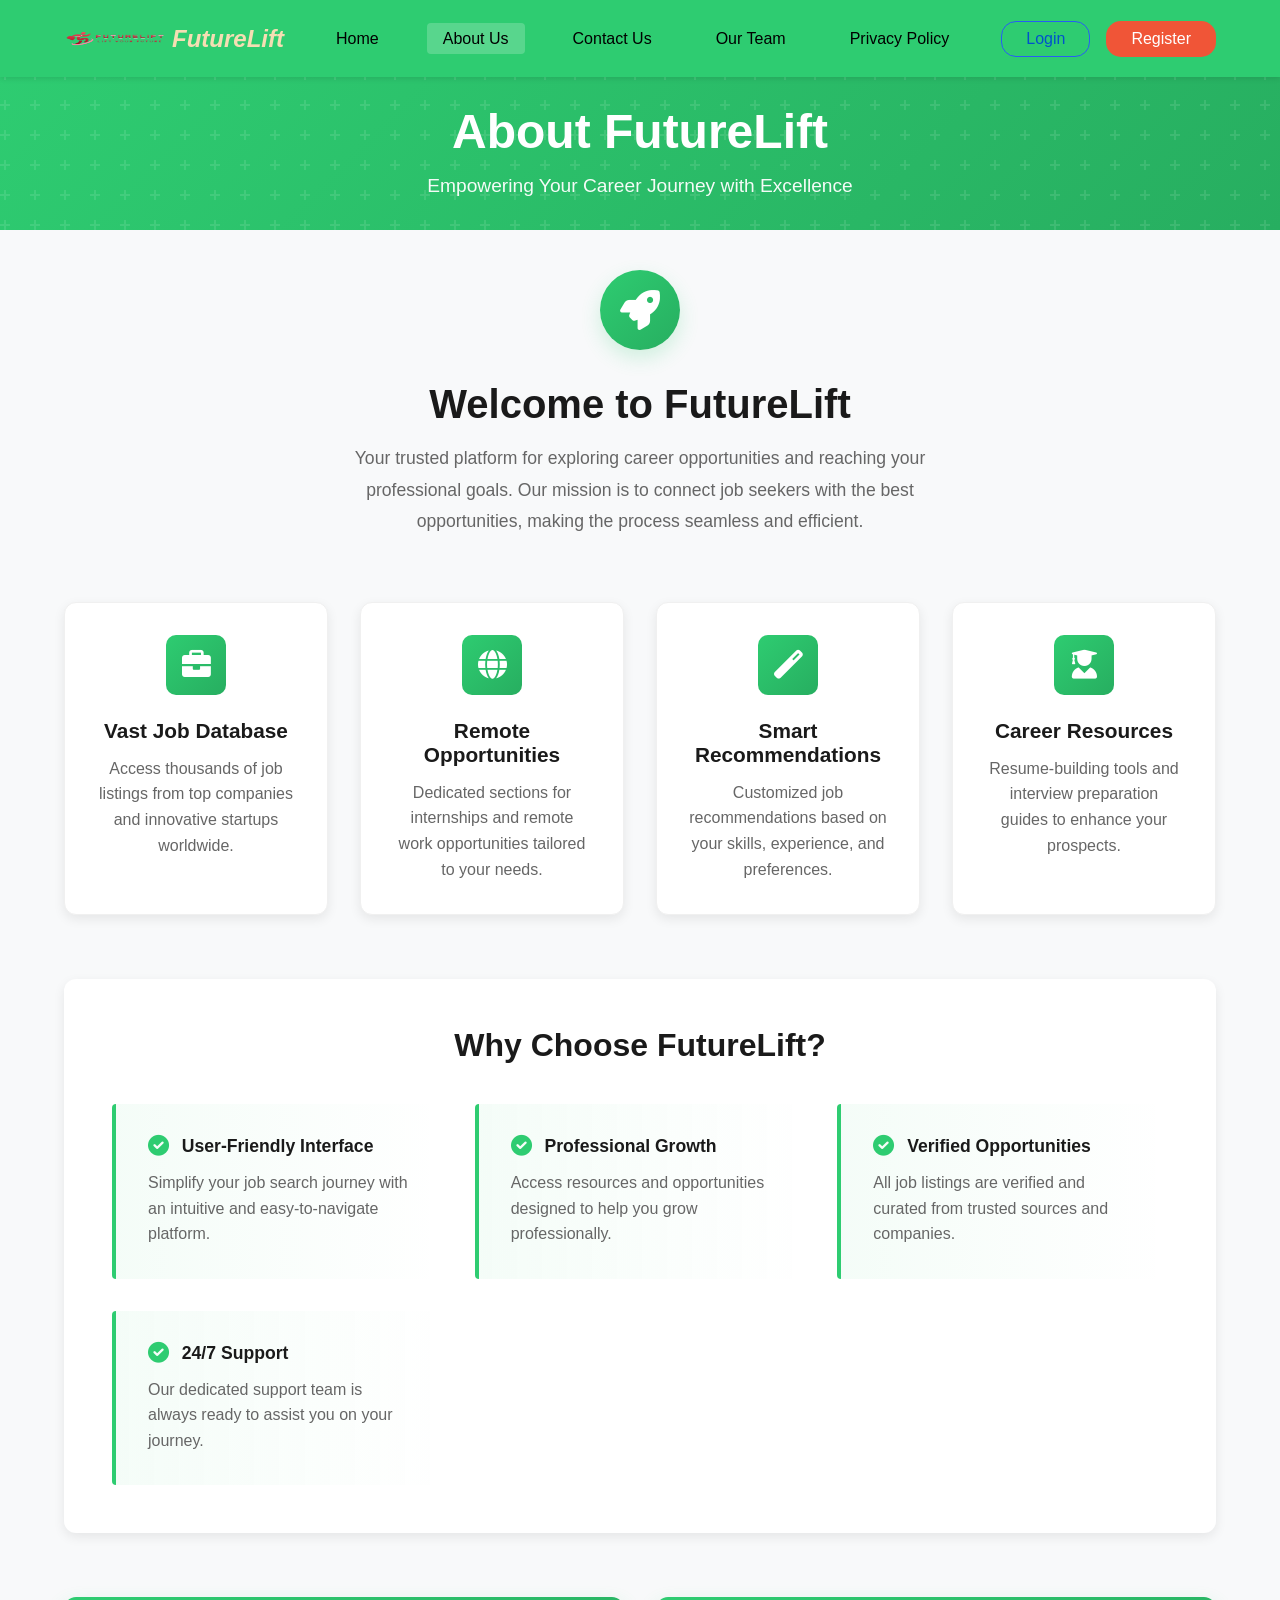
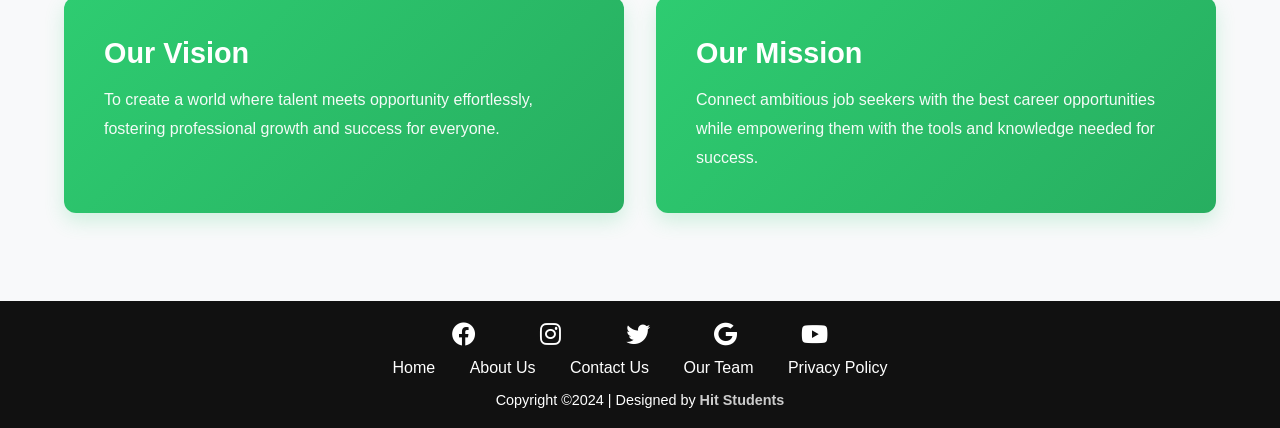
<file: pages/about.html>
<!DOCTYPE html>
<html lang="en">
<head>
    <meta charset="UTF-8">
    <meta name="viewport" content="width=device-width, initial-scale=1.0">
    <title>About Us - FutureLift</title>
    <link href="https://cdnjs.cloudflare.com/ajax/libs/font-awesome/6.0.0/css/all.min.css" rel="stylesheet">
    <link rel="stylesheet" href="../css/about_us/about.css">
</head>
<body>
    <div id="navbar-container"></div>

    <section class="hero-about">
        <div class="hero-content">
            <h1>About FutureLift</h1>
            <p>Empowering Your Career Journey with Excellence</p>
        </div>
    </section>

    <section class="about-us">
        <div class="about-container">
            <div class="about-intro">
                <div class="intro-icon">
                    <i class="fas fa-rocket"></i>
                </div>
                <h2>Welcome to FutureLift</h2>
                <p>
                    Your trusted platform for exploring career opportunities and reaching your professional goals. 
                    Our mission is to connect job seekers with the best opportunities, making the process seamless and efficient.
                </p>
            </div>

            <div class="about-features">
                <div class="feature-card">
                    <div class="feature-icon">
                        <i class="fas fa-briefcase"></i>
                    </div>
                    <h3>Vast Job Database</h3>
                    <p>Access thousands of job listings from top companies and innovative startups worldwide.</p>
                </div>
                <div class="feature-card">
                    <div class="feature-icon">
                        <i class="fas fa-globe"></i>
                    </div>
                    <h3>Remote Opportunities</h3>
                    <p>Dedicated sections for internships and remote work opportunities tailored to your needs.</p>
                </div>
                <div class="feature-card">
                    <div class="feature-icon">
                        <i class="fas fa-magic"></i>
                    </div>
                    <h3>Smart Recommendations</h3>
                    <p>Customized job recommendations based on your skills, experience, and preferences.</p>
                </div>
                <div class="feature-card">
                    <div class="feature-icon">
                        <i class="fas fa-user-graduate"></i>
                    </div>
                    <h3>Career Resources</h3>
                    <p>Resume-building tools and interview preparation guides to enhance your prospects.</p>
                </div>
            </div>

            <div class="about-content">
                <h2>Why Choose FutureLift?</h2>
                <div class="content-grid">
                    <div class="content-item">
                        <h4><i class="fas fa-check-circle"></i> User-Friendly Interface</h4>
                        <p>Simplify your job search journey with an intuitive and easy-to-navigate platform.</p>
                    </div>
                    <div class="content-item">
                        <h4><i class="fas fa-check-circle"></i> Professional Growth</h4>
                        <p>Access resources and opportunities designed to help you grow professionally.</p>
                    </div>
                    <div class="content-item">
                        <h4><i class="fas fa-check-circle"></i> Verified Opportunities</h4>
                        <p>All job listings are verified and curated from trusted sources and companies.</p>
                    </div>
                    <div class="content-item">
                        <h4><i class="fas fa-check-circle"></i> 24/7 Support</h4>
                        <p>Our dedicated support team is always ready to assist you on your journey.</p>
                    </div>
                </div>
            </div>

            <div class="vision-mission">
                <div class="vision">
                    <h3>Our Vision</h3>
                    <p>To create a world where talent meets opportunity effortlessly, fostering professional growth and success for everyone.</p>
                </div>
                <div class="mission">
                    <h3>Our Mission</h3>
                    <p>Connect ambitious job seekers with the best career opportunities while empowering them with the tools and knowledge needed for success.</p>
                </div>
            </div>
        </div>
    </section>

    <div id="footer-container"></div>
    <script src="../js/shared.js"></script>
</body>
</html>
</file>
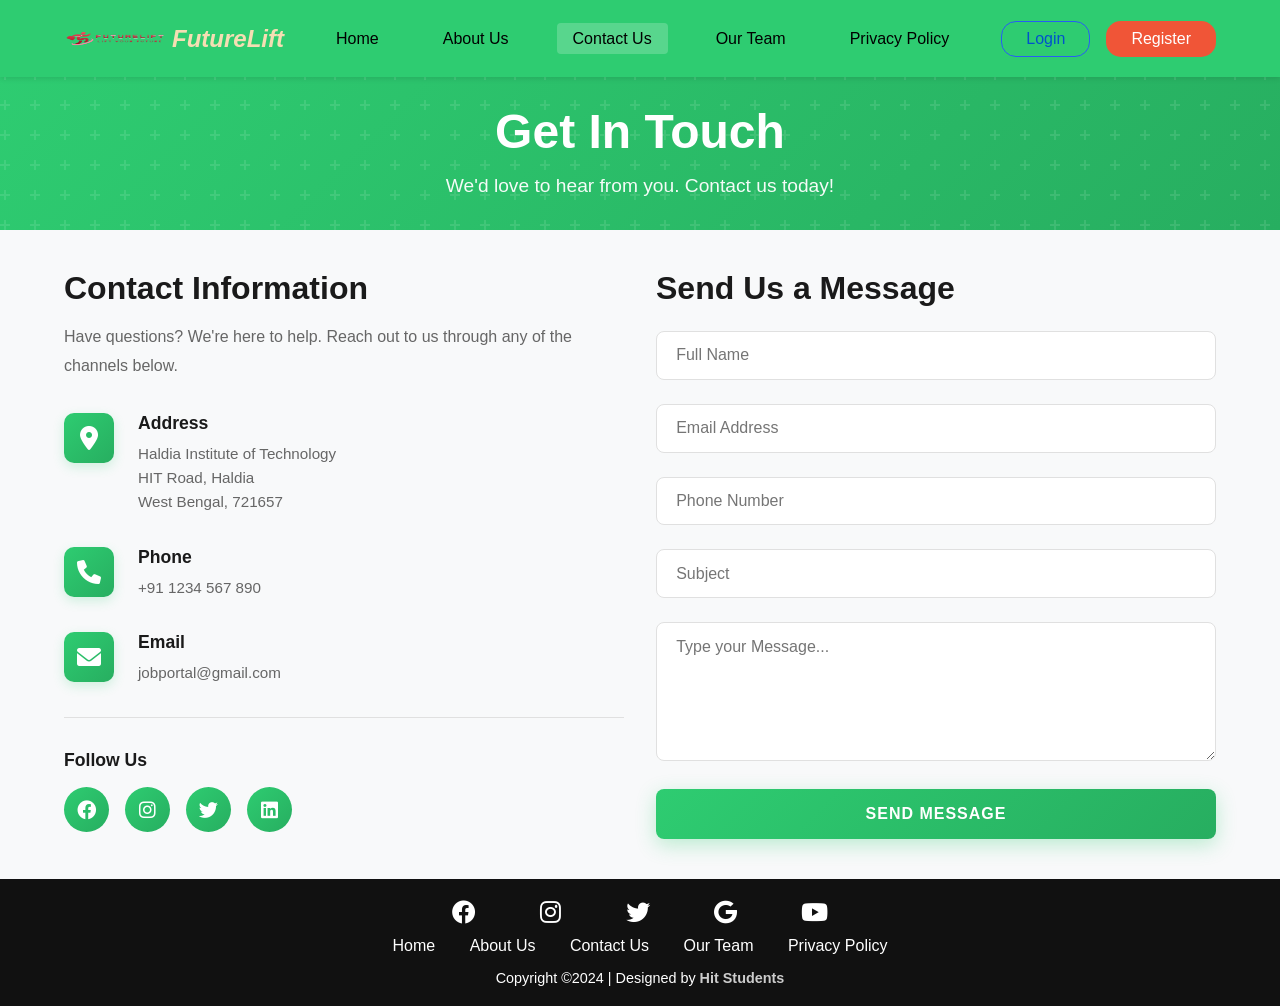
<file: pages/contact.html>
<!DOCTYPE html>
<html lang="en">
<head>
    <meta charset="UTF-8">
    <meta name="viewport" content="width=device-width, initial-scale=1.0">
    <title>Contact Us - FutureLift</title>
    <link href="https://cdnjs.cloudflare.com/ajax/libs/font-awesome/6.0.0/css/all.min.css" rel="stylesheet">
    <link rel="stylesheet" href="../css/contact_us/contact.css">
</head>
<body>
    <div id="navbar-container"></div>

    <section class="hero-contact">
        <div class="hero-content">
            <h1>Get In Touch</h1>
            <p>We'd love to hear from you. Contact us today!</p>
        </div>
    </section>

    <section class="contact-section">
        <div class="contact-container">
            <div class="contact-info">
                <h2>Contact Information</h2>
                <p>Have questions? We're here to help. Reach out to us through any of the channels below.</p>
                
                <div class="info-item">
                    <div class="info-icon">
                        <i class="fas fa-map-marker-alt"></i>
                    </div>
                    <div class="info-content">
                        <h3>Address</h3>
                        <p>Haldia Institute of Technology<br>HIT Road, Haldia<br>West Bengal, 721657</p>
                    </div>
                </div>

                <div class="info-item">
                    <div class="info-icon">
                        <i class="fas fa-phone"></i>
                    </div>
                    <div class="info-content">
                        <h3>Phone</h3>
                        <p>+91 1234 567 890</p>
                    </div>
                </div>

                <div class="info-item">
                    <div class="info-icon">
                        <i class="fas fa-envelope"></i>
                    </div>
                    <div class="info-content">
                        <h3>Email</h3>
                        <p>jobportal@gmail.com</p>
                    </div>
                </div>

                <div class="social-links">
                    <h4>Follow Us</h4>
                    <div class="social-icons">
                        <a href="#"><i class="fab fa-facebook"></i></a>
                        <a href="#"><i class="fab fa-instagram"></i></a>
                        <a href="#"><i class="fab fa-twitter"></i></a>
                        <a href="#"><i class="fab fa-linkedin"></i></a>
                    </div>
                </div>
            </div>

            <div class="contact-form">
                <h2>Send Us a Message</h2>
                <form action="#" method="POST">
                    <div class="form-group">
                        <input type="text" name="name" placeholder="Full Name" required>
                    </div>
                    <div class="form-group">
                        <input type="email" name="email" placeholder="Email Address" required>
                    </div>
                    <div class="form-group">
                        <input type="tel" name="phone" placeholder="Phone Number">
                    </div>
                    <div class="form-group">
                        <input type="text" name="subject" placeholder="Subject" required>
                    </div>
                    <div class="form-group">
                        <textarea name="message" placeholder="Type your Message..." rows="6" required></textarea>
                    </div>
                    <button type="submit" class="submit-btn">Send Message</button>
                </form>
            </div>
        </div>
    </section>

    <div id="footer-container"></div>
    <script src="../js/shared.js"></script>
</body>
</html>
</file>
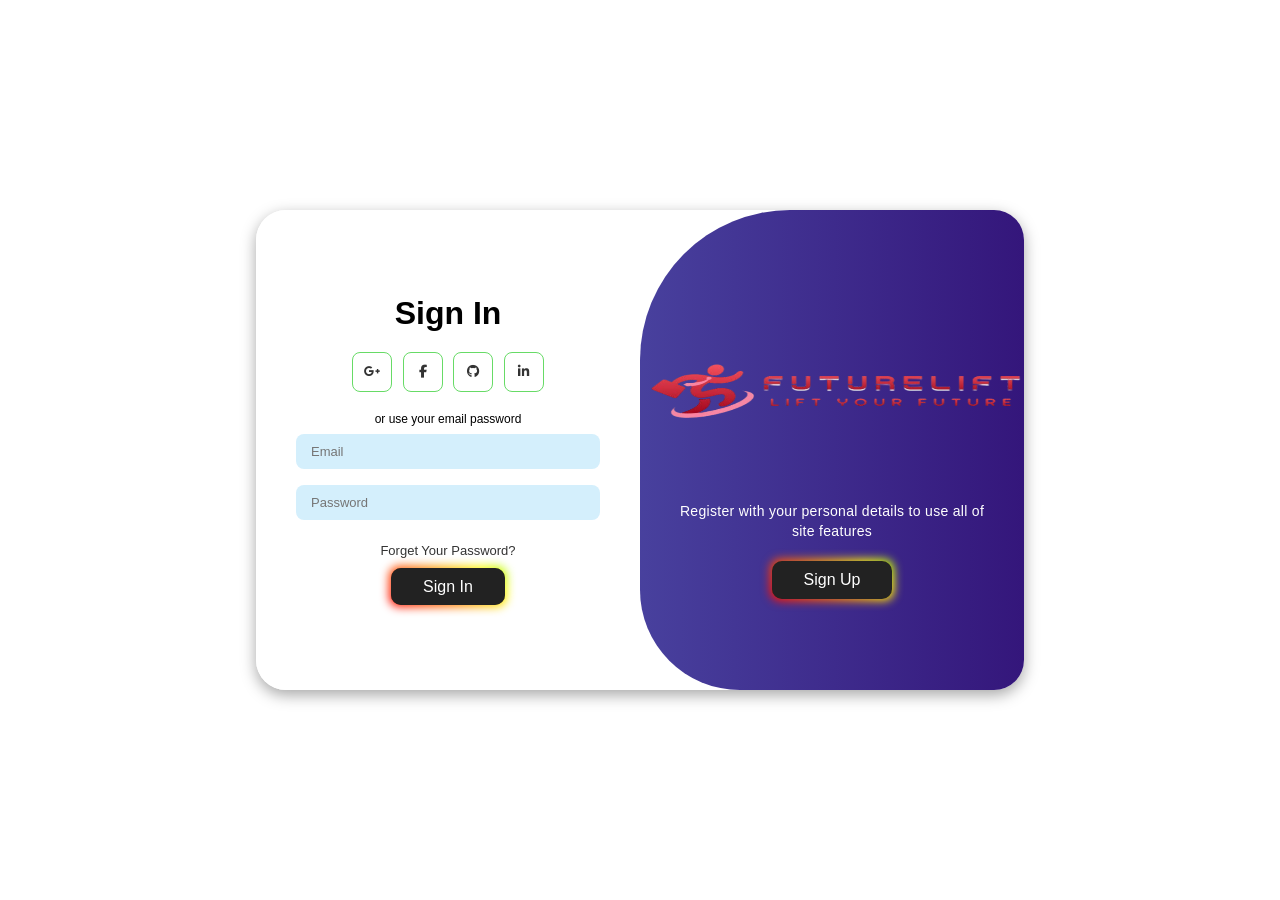
<file: pages/login.html>
<!DOCTYPE html>
<html lang="en">

<head>
    <meta charset="UTF-8">
    <meta name="viewport" content="width=device-width, initial-scale=1.0">
    <link rel="stylesheet" href="https://cdnjs.cloudflare.com/ajax/libs/font-awesome/6.4.2/css/all.min.css">
    <link rel="stylesheet" href="../css/login/style.css">
    <title>Login Page </title>
</head>

<body>
    <div class="container" id="container">
        <div class="form-container sign-up">
            <form>
                <h1>Create Account</h1>
                <div class="social-icons">
                    <a href="#" class="icon"><i class="fa-brands fa-google-plus-g"></i></a>
                    <a href="#" class="icon"><i class="fa-brands fa-facebook-f"></i></a>
                    <a href="#" class="icon"><i class="fa-brands fa-github"></i></a>
                    <a href="#" class="icon"><i class="fa-brands fa-linkedin-in"></i></a>
                </div>
                <span>or use your email for registeration</span>
                <input type="text" placeholder="Full Name">
                <input type="number" placeholder="Contact Number">
                <input type="email" placeholder="Email">
                <input type="password" placeholder="Password">
                <input type="password" placeholder="Confirom Password">
                <div class="button-85" type="button">Sign Up</button>
                </div>
            </form>
        </div>
        <div class="form-container sign-in">
            <form>
                <h1>Sign In</h1>
                <div class="social-icons">
                    <a href="#" class="icon"><i class="fa-brands fa-google-plus-g"></i></a>
                    <a href="#" class="icon"><i class="fa-brands fa-facebook-f"></i></a>
                    <a href="#" class="icon"><i class="fa-brands fa-github"></i></a>
                    <a href="#" class="icon"><i class="fa-brands fa-linkedin-in"></i></a>
                </div>
                <span>or use your email password</span>
                <input type="email" placeholder="Email">
                <input type="password" placeholder="Password"> 
                <a href="#">Forget Your Password?</a>
                <div class="button-85" type="button">Sign In</button></div>
            </form>
        </div>
        <div class="toggle-container">
            <div class="toggle">
                <div class="toggle-panel toggle-left">
                    <h1>Welcome Back!</h1>
                    <p>Enter your personal details to use all of site features</p>
                    <div class="button-85" id="login" type="button">Sign In</button></div>
                </div>
                <div class="toggle-panel toggle-right">
                    <img src="../images/home/logo.png" width="380px" height="180px">
                    <p>Register with your personal details to use all of site features</p>
                    <div class="button-85" id ="register" type="button">Sign Up</button>
                    </div>
                </div>
            </div>
        </div>
    </div>

    <script src="../js/login/script.js"></script>
</body>

</html>
</file>
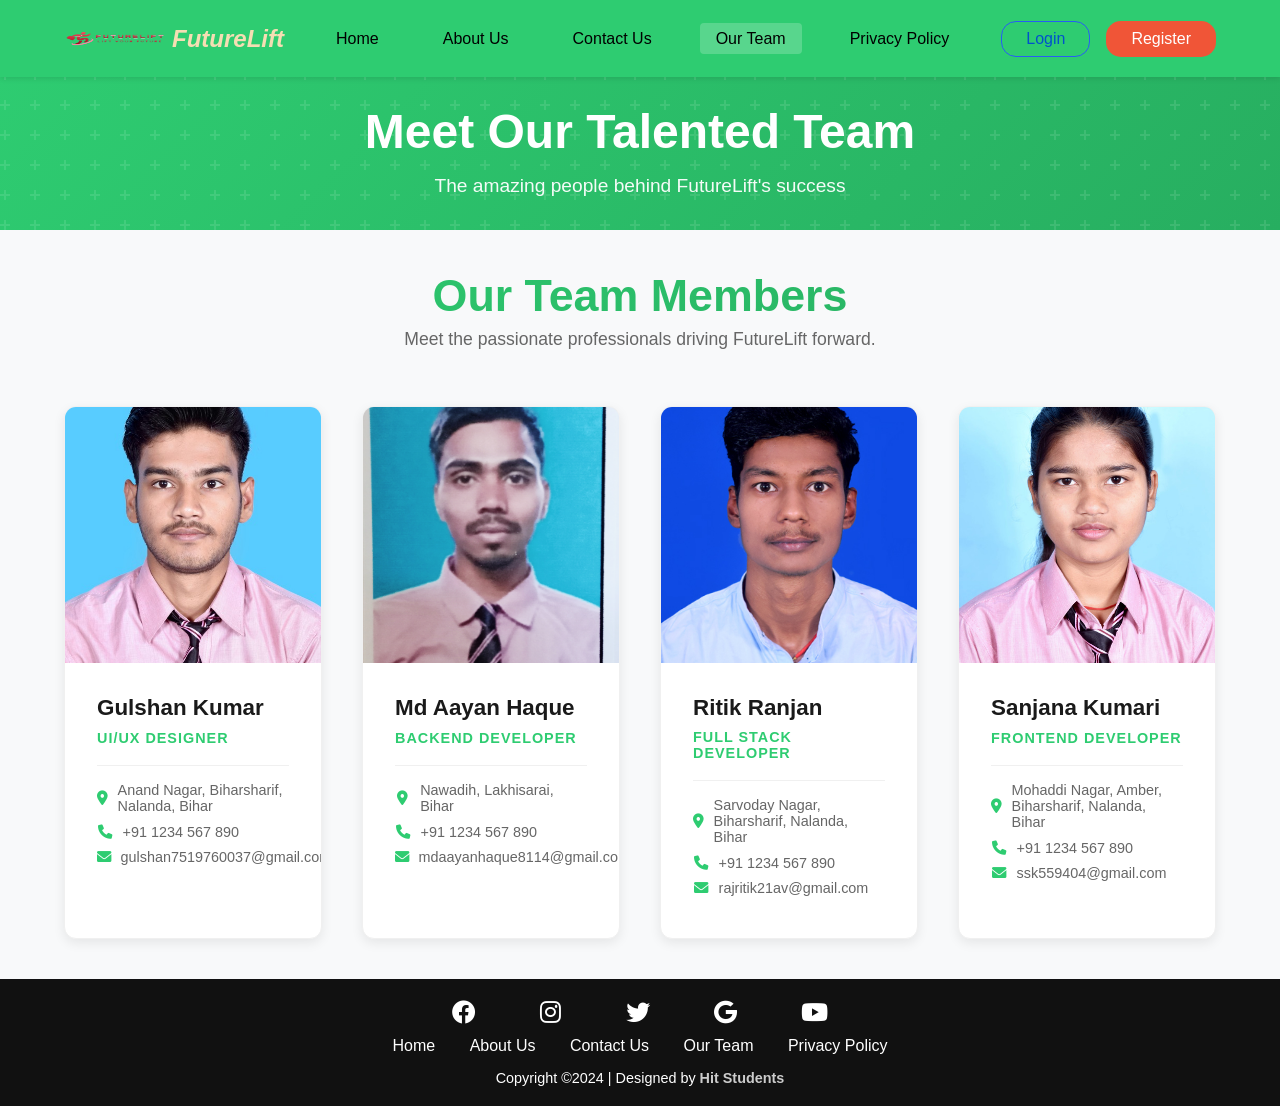
<file: pages/ourteam.html>
<!DOCTYPE html>
<html lang="en">
<head>
    <meta charset="UTF-8">
    <meta name="viewport" content="width=device-width, initial-scale=1.0">
    <title>Meet Our Team - FutureLift</title>
    <link href="https://cdnjs.cloudflare.com/ajax/libs/font-awesome/6.0.0/css/all.min.css" rel="stylesheet">
    <link rel="stylesheet" href="../css/our_team/style.css">
</head>
<body>
    <div id="navbar-container"></div>

    <section class="hero-team">
        <div class="hero-content">
            <h1>Meet Our Talented Team</h1>
            <p>The amazing people behind FutureLift's success</p>
        </div>
    </section>

    <section class="our-team">
        <div class="section-header">
            <h2>Our Team Members</h2>
            <p>Meet the passionate professionals driving FutureLift forward.</p>
        </div>
        <div class="team-grid">
           
            <div class="team-card">
                <div class="card-image-wrapper">
                    <img src="../images/our_team/gulshan.jpg" alt="Gulshan Kumar">
                    <div class="card-overlay">
                        <a href="https://www.linkedin.com/in/gulshan-kumar-6106b722b/" target="_blank" class="social-link">
                            <i class="fab fa-linkedin"></i>
                        </a>
                    </div>
                </div>
                <div class="card-content">
                    <h3>Gulshan Kumar</h3>
                    <p class="role">UI/UX  Designer</p>
                    <div class="contact-details">
                        <p><i class="fas fa-map-marker-alt"></i> Anand Nagar, Biharsharif, Nalanda, Bihar</p>
                        <p><i class="fas fa-phone"></i>+91 1234 567 890</p>
                        <p><i class="fas fa-envelope"></i> gulshan7519760037@gmail.com</p>
                    </div>
                </div>
            </div>

            <div class="team-card">
                <div class="card-image-wrapper">
                    <img src="../images/our_team/aayan.jpg" alt="Md Aayan Haque">
                    <div class="card-overlay">
                        <a href="https://www.linkedin.com/in/md-aayan-haque8114/" target="_blank" class="social-link">
                            <i class="fab fa-linkedin"></i>
                        </a>
                    </div>
                </div>
                <div class="card-content">
                    <h3>Md Aayan Haque</h3>
                    <p class="role">Backend Developer</p>
                    <div class="contact-details">
                        <p><i class="fas fa-map-marker-alt"></i> Nawadih, Lakhisarai, Bihar</p>
                        <p><i class="fas fa-phone"></i> +91 1234 567 890</p>
                        <p><i class="fas fa-envelope"></i> mdaayanhaque8114@gmail.com</p>
                    </div>
                </div>
            </div>

            <div class="team-card">
                <div class="card-image-wrapper">
                    <img src="../images/our_team/ritik.JPG" alt="Ritik Ranjan">
                    <div class="card-overlay">
                        <a href="https://www.linkedin.com/in/ritik-ranjan-15913522a/" target="_blank" class="social-link">
                            <i class="fab fa-linkedin"></i>
                        </a>
                    </div>
                </div>
                <div class="card-content">
                    <h3>Ritik Ranjan</h3>
                    <p class="role">Full Stack Developer</p>
                    <div class="contact-details">
                        <p><i class="fas fa-map-marker-alt"></i> Sarvoday Nagar, Biharsharif, Nalanda, Bihar</p>
                        <p><i class="fas fa-phone"></i> +91 1234 567 890</p>
                        <p><i class="fas fa-envelope"></i> rajritik21av@gmail.com</p>
                    </div>
                </div>
            </div>
            
            <div class="team-card">
                <div class="card-image-wrapper">
                    <img src="../images/our_team/sanjana.jpg" alt="Sanjana Kumari">
                    <div class="card-overlay">
                        <a href="https://www.linkedin.com/in/sanjana-kumari-306082231/" target="_blank" class="social-link">
                            <i class="fab fa-linkedin"></i>
                        </a>
                    </div>
                </div>
                <div class="card-content">
                    <h3>Sanjana Kumari</h3>
                    <p class="role">Frontend Developer</p>
                    <div class="contact-details">
                        <p><i class="fas fa-map-marker-alt"></i> Mohaddi Nagar, Amber, Biharsharif, Nalanda, Bihar</p>
                        <p><i class="fas fa-phone"></i> +91 1234 567 890</p>
                        <p><i class="fas fa-envelope"></i> ssk559404@gmail.com</p>
                    </div>
                </div>
            </div>
        </div>
    </section>

    <div id="footer-container"></div>
    <script src="../js/shared.js"></script>
</body>
</html>
</file>
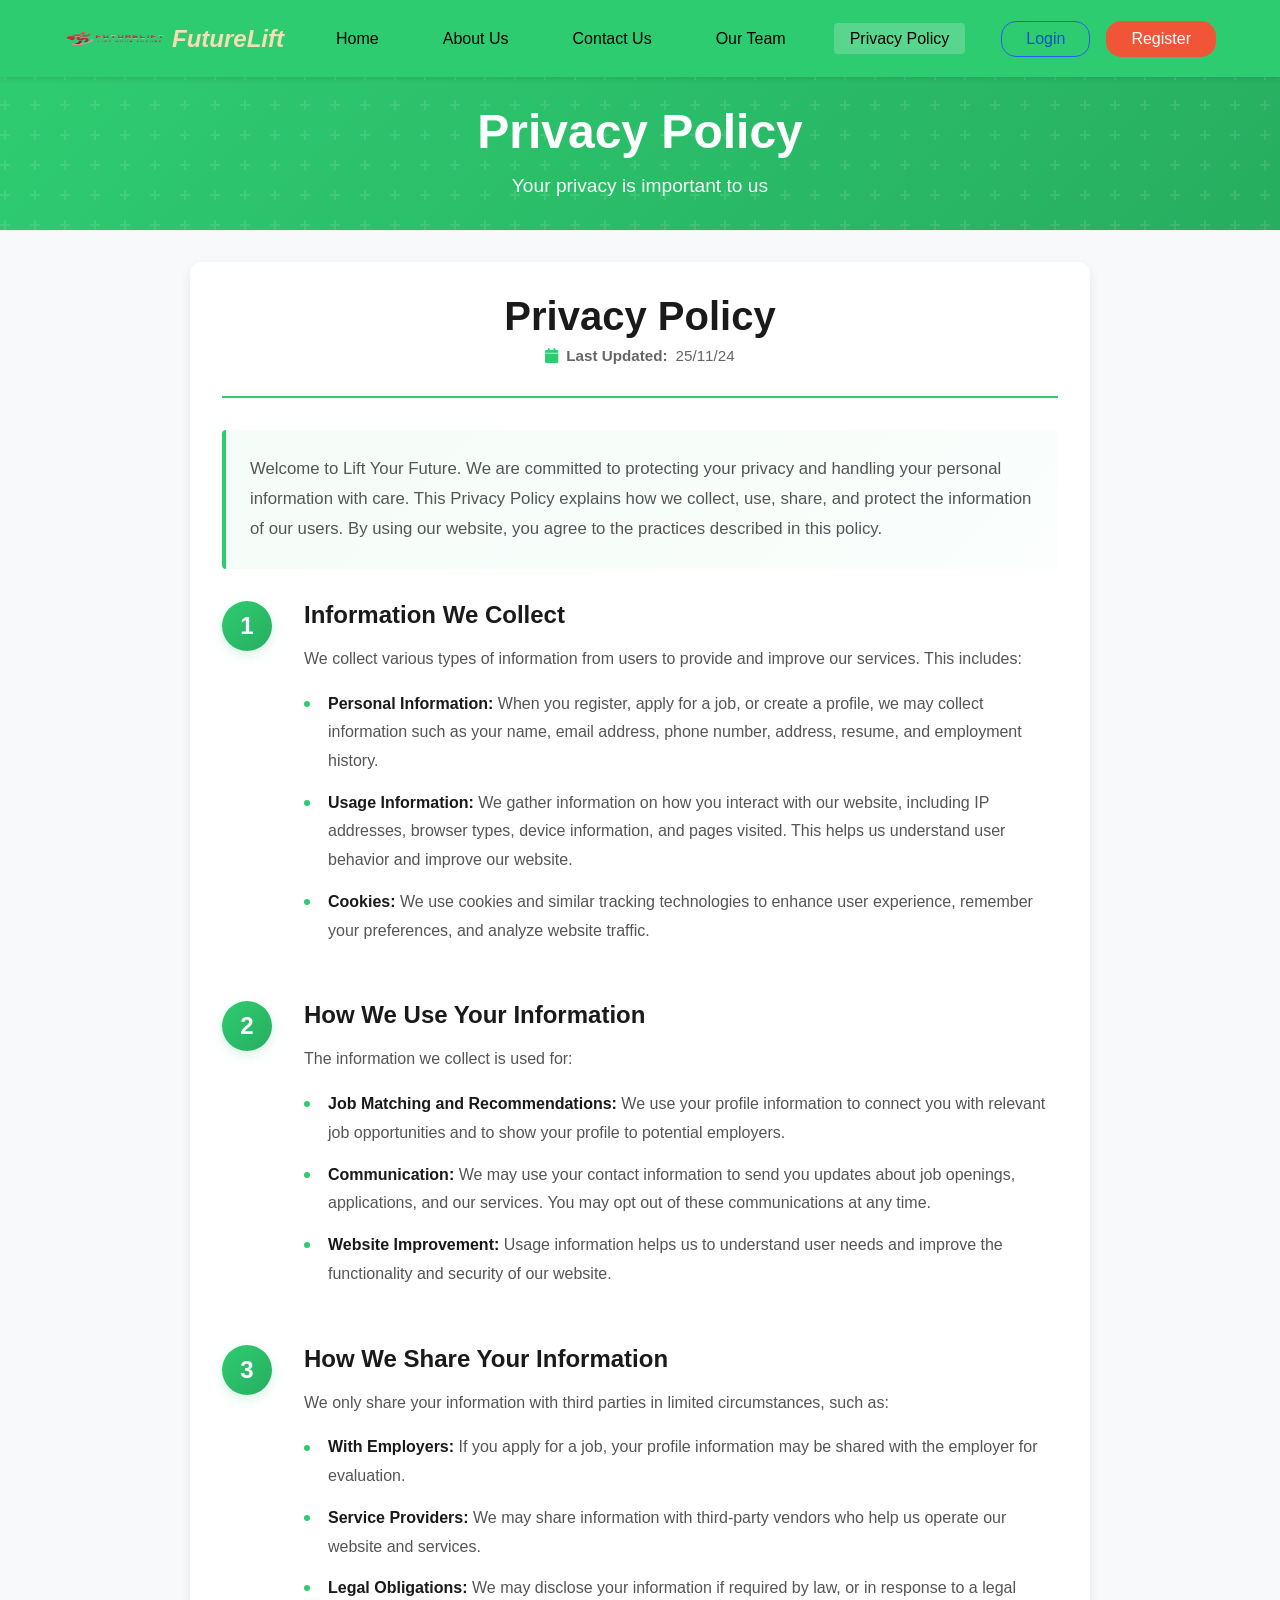
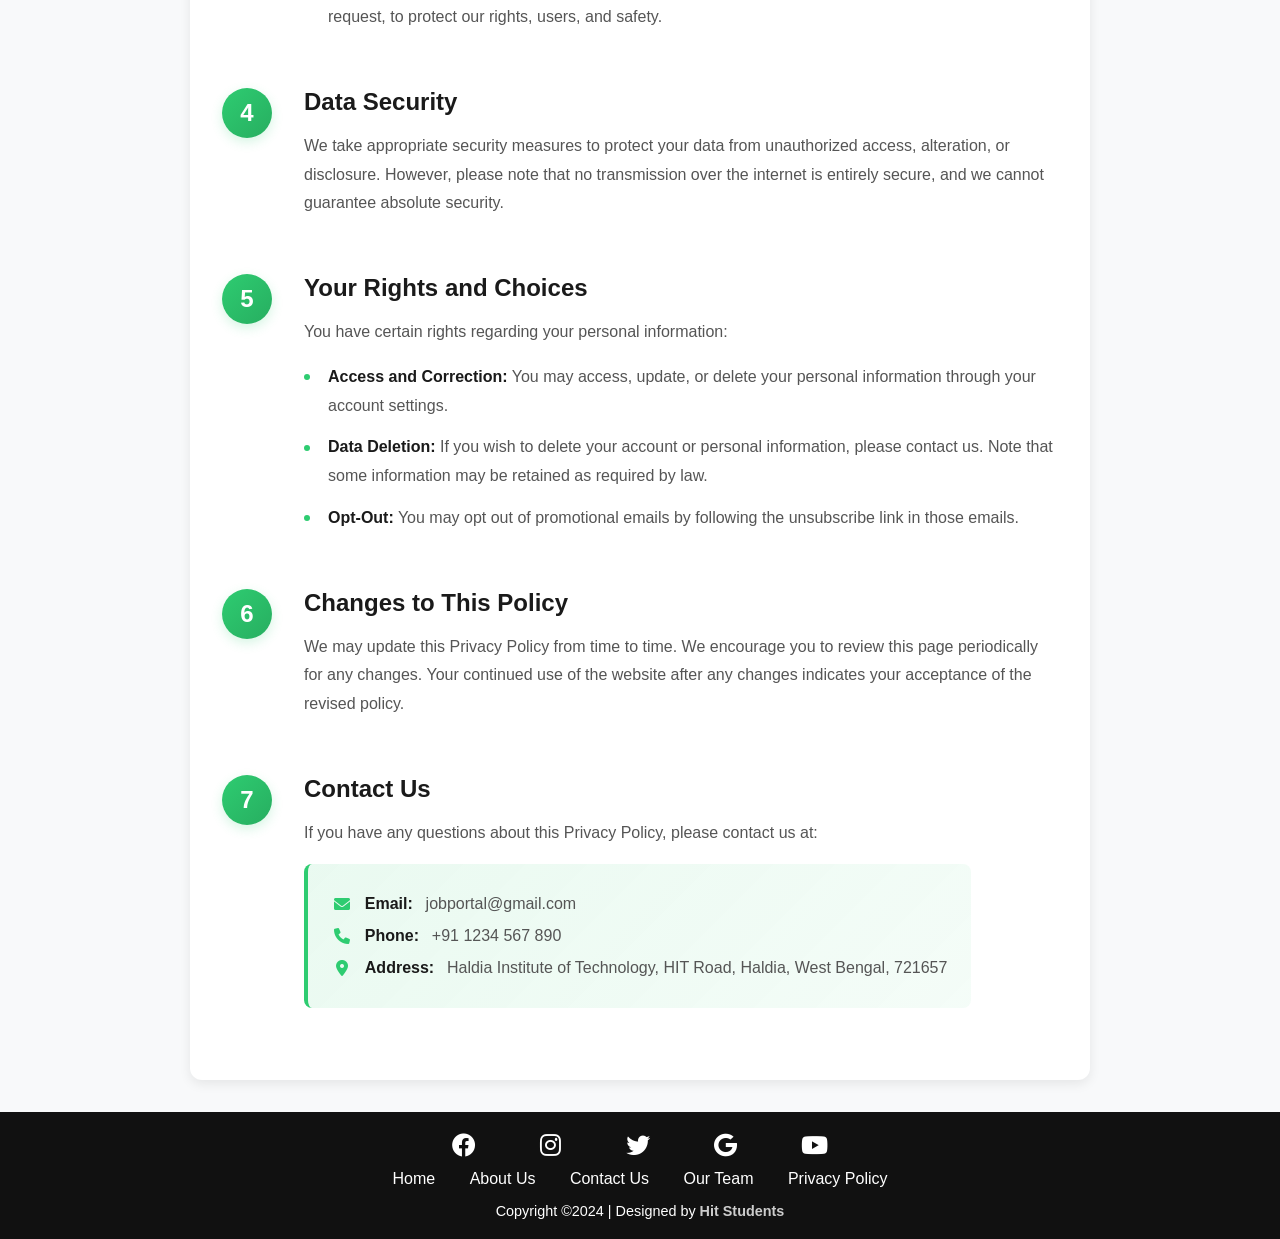
<file: pages/privacy.html>
<!DOCTYPE html>
<html lang="en">
<head>
    <meta charset="UTF-8">
    <meta name="viewport" content="width=device-width, initial-scale=1.0">
    <title>Privacy Policy - FutureLift</title>
    <link href="https://cdnjs.cloudflare.com/ajax/libs/font-awesome/6.0.0/css/all.min.css" rel="stylesheet">
    <link rel="stylesheet" href="../css/privacy_policy/privacy.css">
</head>
<body>
    <div id="navbar-container"></div>

    <section class="hero-privacy">
        <div class="hero-content">
            <h1>Privacy Policy</h1>
            <p>Your privacy is important to us</p>
        </div>
    </section>

    <div class="privacy-container">
        <div class="content">
            <div class="policy-header">
                <h2>Privacy Policy</h2>
                <p class="last-updated"><i class="fas fa-calendar"></i> <strong>Last Updated:</strong> 25/11/24</p>
            </div>

            <p class="intro">Welcome to Lift Your Future. We are committed to protecting your privacy and handling your personal information with care. This Privacy Policy explains how we collect, use, share, and protect the information of our users. By using our website, you agree to the practices described in this policy.</p>

            <div class="policy-section">
                <div class="section-number">1</div>
                <div class="section-content">
                    <h3>Information We Collect</h3>
                    <p>We collect various types of information from users to provide and improve our services. This includes:</p>
                    <ul>
                        <li><strong>Personal Information:</strong> When you register, apply for a job, or create a profile, we may collect information such as your name, email address, phone number, address, resume, and employment history.</li>
                        <li><strong>Usage Information:</strong> We gather information on how you interact with our website, including IP addresses, browser types, device information, and pages visited. This helps us understand user behavior and improve our website.</li>
                        <li><strong>Cookies:</strong> We use cookies and similar tracking technologies to enhance user experience, remember your preferences, and analyze website traffic.</li>
                    </ul>
                </div>
            </div>

            <div class="policy-section">
                <div class="section-number">2</div>
                <div class="section-content">
                    <h3>How We Use Your Information</h3>
                    <p>The information we collect is used for:</p>
                    <ul>
                        <li><strong>Job Matching and Recommendations:</strong> We use your profile information to connect you with relevant job opportunities and to show your profile to potential employers.</li>
                        <li><strong>Communication:</strong> We may use your contact information to send you updates about job openings, applications, and our services. You may opt out of these communications at any time.</li>
                        <li><strong>Website Improvement:</strong> Usage information helps us to understand user needs and improve the functionality and security of our website.</li>
                    </ul>
                </div>
            </div>

            <div class="policy-section">
                <div class="section-number">3</div>
                <div class="section-content">
                    <h3>How We Share Your Information</h3>
                    <p>We only share your information with third parties in limited circumstances, such as:</p>
                    <ul>
                        <li><strong>With Employers:</strong> If you apply for a job, your profile information may be shared with the employer for evaluation.</li>
                        <li><strong>Service Providers:</strong> We may share information with third-party vendors who help us operate our website and services.</li>
                        <li><strong>Legal Obligations:</strong> We may disclose your information if required by law, or in response to a legal request, to protect our rights, users, and safety.</li>
                    </ul>
                </div>
            </div>

            <div class="policy-section">
                <div class="section-number">4</div>
                <div class="section-content">
                    <h3>Data Security</h3>
                    <p>We take appropriate security measures to protect your data from unauthorized access, alteration, or disclosure. However, please note that no transmission over the internet is entirely secure, and we cannot guarantee absolute security.</p>
                </div>
            </div>

            <div class="policy-section">
                <div class="section-number">5</div>
                <div class="section-content">
                    <h3>Your Rights and Choices</h3>
                    <p>You have certain rights regarding your personal information:</p>
                    <ul>
                        <li><strong>Access and Correction:</strong> You may access, update, or delete your personal information through your account settings.</li>
                        <li><strong>Data Deletion:</strong> If you wish to delete your account or personal information, please contact us. Note that some information may be retained as required by law.</li>
                        <li><strong>Opt-Out:</strong> You may opt out of promotional emails by following the unsubscribe link in those emails.</li>
                    </ul>
                </div>
            </div>

            <div class="policy-section">
                <div class="section-number">6</div>
                <div class="section-content">
                    <h3>Changes to This Policy</h3>
                    <p>We may update this Privacy Policy from time to time. We encourage you to review this page periodically for any changes. Your continued use of the website after any changes indicates your acceptance of the revised policy.</p>
                </div>
            </div>

            <div class="policy-section">
                <div class="section-number">7</div>
                <div class="section-content">
                    <h3>Contact Us</h3>
                    <p>If you have any questions about this Privacy Policy, please contact us at:</p>
                    <div class="contact-info">
                        <p><i class="fas fa-envelope"></i> <strong>Email:</strong> jobportal@gmail.com</p>
                        <p><i class="fas fa-phone"></i> <strong>Phone:</strong> +91 1234 567 890</p>
                        <p><i class="fas fa-map-marker-alt"></i> <strong>Address:</strong> Haldia Institute of Technology, HIT Road, Haldia, West Bengal, 721657</p>
                    </div>
                </div>
            </div>
        </div>
    </div>

    <div id="footer-container"></div>
    <script src="../js/shared.js"></script>
</body>
</html>
</file>
<file: css/about_us/about.css>
* {
    margin: 0;
    padding: 0;
    box-sizing: border-box;
    font-family: -apple-system, BlinkMacSystemFont, 'Segoe UI', Roboto, Oxygen, Ubuntu, Cantarell, sans-serif;
}

body {
    padding-top: 70px;
    background: #f8f9fa;
}

/* Navigation */
nav {
    display: flex;
    justify-content: space-between;
    align-items: center;
    padding: 1rem 5%;
    background: #2ecc71;
    box-shadow: 0 2px 5px rgba(0, 0, 0, 0.1);
    position: fixed;
    width: 100%;
    top: 0;
    z-index: 1000;
}

.logo {
    display: flex;
    align-items: center;
    gap: 0.5rem;
    font-size: 1.5rem;
    color: wheat;
    font-weight: bold;
    font-style: italic;
    text-decoration: none;
}

.logo img {
    width: 100px;
    height: 45px;
}

.nav-links {
    display: flex;
    gap: 2rem;
    align-items: center;
}

.nav-links a {
    text-decoration: none;
    color: black;
    font-weight: 500;
    padding: 0.4rem 1rem;
    border-radius: 4px;
    transition: all 0.3s ease;
}

.nav-links a:hover,
.nav-links a.active {
    background: rgba(255, 255, 255, 0.2);
}

.auth-buttons {
    display: flex;
    gap: 1rem;
    align-items: center;
}

.login-btn, .signup-btn {
    padding: 0.5rem 1.5rem;
    border-radius: 15px;
    text-decoration: none;
    font-weight: 500;
    transition: all 0.3s ease;
    border: 1px solid transparent;
}

.login-btn {
    color: #0052cc;
    border: 1px solid #275df5;
}

.login-btn:hover {
    background: #e6f0ff;
}

.signup-btn {
    background: #f05537;
    color: white;
}

.signup-btn:hover {
    background: orangered;
}

/* Hero Section */
.hero-about {
    background: linear-gradient(135deg, #2ecc71 0%, #27ae60 100%);
    height: 160px;
    display: flex;
    align-items: center;
    justify-content: center;
    color: white;
    text-align: center;
    position: relative;
    overflow: hidden;
}

.hero-about::before {
    content: '';
    position: absolute;
    top: 0;
    left: 0;
    right: 0;
    bottom: 0;
    background: url("data:image/svg+xml,%3Csvg width='60' height='60' viewBox='0 0 60 60' xmlns='http://www.w3.org/2000/svg'%3E%3Cg fill='none' fill-rule='evenodd'%3E%3Cg fill='%23ffffff' fill-opacity='0.1'%3E%3Cpath d='M36 34v-4h-2v4h-4v2h4v4h2v-4h4v-2h-4zm0-30V0h-2v4h-4v2h4v4h2V6h4V4h-4zM6 34v-4H4v4H0v2h4v4h2v-4h4v-2H6zM6 4V0H4v4H0v2h4v4h2V6h4V4H6z'/%3E%3C/g%3E%3C/g%3E%3C/svg%3E");
}

.hero-content {
    position: relative;
    z-index: 1;
    max-width: 800px;
}

.hero-about h1 {
    font-size: 3rem;
    font-weight: 700;
    margin-bottom: 1rem;
}

.hero-about p {
    font-size: 1.2rem;
    opacity: 0.95;
}

/* About Section */
.about-us {
    padding: 2.5rem 5%;
    background: #f8f9fa;
}

.about-container {
    max-width: 1200px;
    margin: 0 auto;
}

.about-intro {
    text-align: center;
    margin-bottom: 4rem;
    animation: fadeInUp 0.8s ease;
}

.intro-icon {
    width: 80px;
    height: 80px;
    background: linear-gradient(135deg, #2ecc71 0%, #27ae60 100%);
    border-radius: 50%;
    display: flex;
    align-items: center;
    justify-content: center;
    margin: 0 auto 2rem;
    font-size: 2.5rem;
    color: white;
    box-shadow: 0 8px 20px rgba(46, 204, 113, 0.2);
}

.about-intro h2 {
    font-size: 2.5rem;
    color: #1a1a1a;
    margin-bottom: 1rem;
}

.about-intro p {
    font-size: 1.1rem;
    color: #666;
    max-width: 600px;
    margin: 0 auto;
    line-height: 1.8;
}

/* Features Section */
.about-features {
    display: grid;
    grid-template-columns: repeat(auto-fit, minmax(250px, 1fr));
    gap: 2rem;
    margin-bottom: 4rem;
}

.feature-card {
    background: white;
    padding: 2rem;
    border-radius: 12px;
    box-shadow: 0 4px 12px rgba(0, 0, 0, 0.08);
    text-align: center;
    transition: all 0.3s cubic-bezier(0.4, 0, 0.2, 1);
    border: 1px solid #f0f0f0;
}

.feature-card:hover {
    transform: translateY(-8px);
    box-shadow: 0 12px 24px rgba(46, 204, 113, 0.15);
}

.feature-icon {
    width: 60px;
    height: 60px;
    background: linear-gradient(135deg, #2ecc71 0%, #27ae60 100%);
    border-radius: 10px;
    display: flex;
    align-items: center;
    justify-content: center;
    margin: 0 auto 1.5rem;
    font-size: 1.8rem;
    color: white;
}

.feature-card h3 {
    font-size: 1.3rem;
    color: #1a1a1a;
    margin-bottom: 0.8rem;
}

.feature-card p {
    color: #666;
    line-height: 1.6;
}

/* Content Section */
.about-content {
    background: white;
    padding: 3rem;
    border-radius: 12px;
    margin-bottom: 4rem;
    box-shadow: 0 4px 12px rgba(0, 0, 0, 0.08);
}

.about-content h2 {
    font-size: 2rem;
    color: #1a1a1a;
    margin-bottom: 2.5rem;
    text-align: center;
}

.content-grid {
    display: grid;
    grid-template-columns: repeat(auto-fit, minmax(250px, 1fr));
    gap: 2rem;
}

.content-item {
    padding: 2rem;
    border-left: 4px solid #2ecc71;
    background: linear-gradient(to right, rgba(46, 204, 113, 0.05), transparent);
    border-radius: 4px;
}

.content-item h4 {
    font-size: 1.1rem;
    color: #1a1a1a;
    margin-bottom: 0.8rem;
    display: flex;
    align-items: center;
    gap: 0.8rem;
}

.content-item i {
    color: #2ecc71;
    font-size: 1.3rem;
}

.content-item p {
    color: #666;
    line-height: 1.6;
}

/* Vision Mission */
.vision-mission {
    display: grid;
    grid-template-columns: repeat(auto-fit, minmax(300px, 1fr));
    gap: 2rem;
    margin-bottom: 3rem;
}

.vision, .mission {
    background: linear-gradient(135deg, #2ecc71 0%, #27ae60 100%);
    color: white;
    padding: 2.5rem;
    border-radius: 12px;
    box-shadow: 0 8px 20px rgba(46, 204, 113, 0.2);
    transition: all 0.3s ease;
}

.vision:hover, .mission:hover {
    transform: translateY(-5px);
    box-shadow: 0 12px 30px rgba(46, 204, 113, 0.3);
}

.vision h3, .mission h3 {
    font-size: 1.8rem;
    margin-bottom: 1rem;
}

.vision p, .mission p {
    line-height: 1.8;
    opacity: 0.95;
}

/* Footer */
.footer {
    background-color: #111;
    color: #fff;
    text-align: center;
    padding: 20px 0;
}

.social-media a {
    margin: 0 30px;
    color: #fff;
    font-size: 1.5em;
    text-decoration: none;
    transition: color 0.3s ease;
}

.social-media a:hover {
    color: #2ecc71;
}

.footer-links {
    margin-top: 10px;
}

.footer-links a {
    margin: 0 15px;
    color: #fff;
    text-decoration: none;
    font-size: 1em;
    transition: color 0.3s ease;
}

.footer-links a:hover {
    color: #2ecc71;
}

.footer-bottom {
    margin-top: 15px;
    font-size: 0.9em;
}

.footer-bottom strong {
    color: #ccc;
}

/* Animations */
@keyframes fadeInUp {
    from {
        opacity: 0;
        transform: translateY(30px);
    }
    to {
        opacity: 1;
        transform: translateY(0);
    }
}

/* Responsive */
@media (max-width: 768px) {
    .nav-links {
        display: none;
    }

    .hero-about h1 {
        font-size: 2rem;
    }

    .about-intro h2 {
        font-size: 1.8rem;
    }

    .about-content {
        padding: 1.5rem;
    }
}
</file>
<file: css/contact_us/contact.css>
* {
    margin: 0;
    padding: 0;
    box-sizing: border-box;
    font-family: -apple-system, BlinkMacSystemFont, 'Segoe UI', Roboto, Oxygen, Ubuntu, Cantarell, sans-serif;
}

body {
    padding-top: 70px;
    background: #f8f9fa;
}

/* Navigation */
nav {
    display: flex;
    justify-content: space-between;
    align-items: center;
    padding: 1rem 5%;
    background: #2ecc71;
    box-shadow: 0 2px 5px rgba(0, 0, 0, 0.1);
    position: fixed;
    width: 100%;
    top: 0;
    z-index: 1000;
}

.logo {
    display: flex;
    align-items: center;
    gap: 0.5rem;
    font-size: 1.5rem;
    color: wheat;
    font-weight: bold;
    font-style: italic;
    text-decoration: none;
}

.logo img {
    width: 100px;
    height: 45px;
}

.nav-links {
    display: flex;
    gap: 2rem;
    align-items: center;
}

.nav-links a {
    text-decoration: none;
    color: black;
    font-weight: 500;
    padding: 0.4rem 1rem;
    border-radius: 4px;
    transition: all 0.3s ease;
}

.nav-links a:hover,
.nav-links a.active {
    background: rgba(255, 255, 255, 0.2);
}

.auth-buttons {
    display: flex;
    gap: 1rem;
    align-items: center;
}

.login-btn, .signup-btn {
    padding: 0.5rem 1.5rem;
    border-radius: 15px;
    text-decoration: none;
    font-weight: 500;
    transition: all 0.3s ease;
    border: 1px solid transparent;
}

.login-btn {
    color: #0052cc;
    border: 1px solid #275df5;
}

.login-btn:hover {
    background: #e6f0ff;
}

.signup-btn {
    background: #f05537;
    color: white;
}

.signup-btn:hover {
    background: orangered;
}

/* Hero Section */
.hero-contact {
    background: linear-gradient(135deg, #2ecc71 0%, #27ae60 100%);
    height: 160px;
    display: flex;
    align-items: center;
    justify-content: center;
    color: white;
    text-align: center;
    position: relative;
    overflow: hidden;
}

.hero-contact::before {
    content: '';
    position: absolute;
    top: 0;
    left: 0;
    right: 0;
    bottom: 0;
    background: url("data:image/svg+xml,%3Csvg width='60' height='60' viewBox='0 0 60 60' xmlns='http://www.w3.org/2000/svg'%3E%3Cg fill='none' fill-rule='evenodd'%3E%3Cg fill='%23ffffff' fill-opacity='0.1'%3E%3Cpath d='M36 34v-4h-2v4h-4v2h4v4h2v-4h4v-2h-4zm0-30V0h-2v4h-4v2h4v4h2V6h4V4h-4zM6 34v-4H4v4H0v2h4v4h2v-4h4v-2H6zM6 4V0H4v4H0v2h4v4h2V6h4V4H6z'/%3E%3C/g%3E%3C/g%3E%3C/svg%3E");
}

.hero-content {
    position: relative;
    z-index: 1;
    max-width: 800px;
}

.hero-contact h1 {
    font-size: 3rem;
    font-weight: 700;
    margin-bottom: 1rem;
}

.hero-contact p {
    font-size: 1.2rem;
    opacity: 0.95;
}

/* Contact Section */
.contact-section {
    padding: 2.5rem 5%;
    background: #f8f9fa;
}

.contact-container {
    display: grid;
    grid-template-columns: 1fr 1fr;
    gap: 2rem;
    max-width: 1200px;
    margin: 0 auto;
}

/* Contact Info */
.contact-info {
    animation: slideInLeft 0.8s ease;
}

.contact-info h2 {
    font-size: 2rem;
    color: #1a1a1a;
    margin-bottom: 1rem;
}

.contact-info > p {
    font-size: 1rem;
    color: #666;
    margin-bottom: 2rem;
    line-height: 1.8;
}

.info-item {
    display: flex;
    gap: 1.5rem;
    margin-bottom: 2rem;
    animation: fadeInUp 0.6s ease;
}

.info-icon {
    width: 50px;
    height: 50px;
    background: linear-gradient(135deg, #2ecc71 0%, #27ae60 100%);
    border-radius: 10px;
    display: flex;
    align-items: center;
    justify-content: center;
    color: white;
    font-size: 1.5rem;
    flex-shrink: 0;
    box-shadow: 0 4px 12px rgba(46, 204, 113, 0.2);
}

.info-content h3 {
    font-size: 1.1rem;
    color: #1a1a1a;
    margin-bottom: 0.5rem;
}

.info-content p {
    color: #666;
    line-height: 1.6;
    font-size: 0.95rem;
}

.social-links {
    margin-top: 2rem;
    padding-top: 2rem;
    border-top: 1px solid #e0e0e0;
}

.social-links h4 {
    font-size: 1.1rem;
    color: #1a1a1a;
    margin-bottom: 1rem;
}

.social-icons {
    display: flex;
    gap: 1rem;
}

.social-icons a {
    width: 45px;
    height: 45px;
    background: linear-gradient(135deg, #2ecc71 0%, #27ae60 100%);
    border-radius: 50%;
    display: flex;
    align-items: center;
    justify-content: center;
    color: white;
    font-size: 1.2rem;
    text-decoration: none;
    transition: all 0.3s ease;
}

.social-icons a:hover {
    transform: translateY(-3px);
    box-shadow: 0 6px 12px rgba(46, 204, 113, 0.3);
}

/* Contact Form */
.contact-form {
    animation: slideInRight 0.8s ease;
}

.contact-form h2 {
    font-size: 2rem;
    color: #1a1a1a;
    margin-bottom: 1.5rem;
}

.form-group {
    margin-bottom: 1.5rem;
}

.contact-form input,
.contact-form textarea {
    width: 100%;
    padding: 0.9rem 1.2rem;
    border: 1px solid #e0e0e0;
    border-radius: 8px;
    font-size: 1rem;
    font-family: inherit;
    transition: all 0.3s ease;
    background: white;
}

.contact-form input:focus,
.contact-form textarea:focus {
    outline: none;
    border-color: #2ecc71;
    box-shadow: 0 0 0 3px rgba(46, 204, 113, 0.1);
}

.contact-form textarea {
    resize: vertical;
}

.submit-btn {
    width: 100%;
    padding: 1rem;
    background: linear-gradient(135deg, #2ecc71 0%, #27ae60 100%);
    color: white;
    border: none;
    border-radius: 8px;
    font-size: 1rem;
    font-weight: 700;
    text-transform: uppercase;
    letter-spacing: 1px;
    cursor: pointer;
    transition: all 0.3s cubic-bezier(0.4, 0, 0.2, 1);
    box-shadow: 0 6px 20px rgba(46, 204, 113, 0.3);
}

.submit-btn:hover {
    transform: translateY(-2px);
    box-shadow: 0 8px 25px rgba(46, 204, 113, 0.4);
    background: linear-gradient(135deg, #27ae60 0%, #229954 100%);
}

.submit-btn:active {
    transform: translateY(0);
}

/* Footer */
.footer {
    background-color: #111;
    color: #fff;
    text-align: center;
    padding: 20px 0;
}

.social-media a {
    margin: 0 30px;
    color: #fff;
    font-size: 1.5em;
    text-decoration: none;
    transition: color 0.3s ease;
}

.social-media a:hover {
    color: #2ecc71;
}

.footer-links {
    margin-top: 10px;
}

.footer-links a {
    margin: 0 15px;
    color: #fff;
    text-decoration: none;
    font-size: 1em;
    transition: color 0.3s ease;
}

.footer-links a:hover {
    color: #2ecc71;
}

.footer-bottom {
    margin-top: 15px;
    font-size: 0.9em;
}

.footer-bottom strong {
    color: #ccc;
}

/* Animations */
@keyframes slideInLeft {
    from {
        opacity: 0;
        transform: translateX(-30px);
    }
    to {
        opacity: 1;
        transform: translateX(0);
    }
}

@keyframes slideInRight {
    from {
        opacity: 0;
        transform: translateX(30px);
    }
    to {
        opacity: 1;
        transform: translateX(0);
    }
}

@keyframes fadeInUp {
    from {
        opacity: 0;
        transform: translateY(20px);
    }
    to {
        opacity: 1;
        transform: translateY(0);
    }
}

/* Responsive */
@media (max-width: 768px) {
    .nav-links {
        display: none;
    }

    .hero-contact h1 {
        font-size: 2rem;
    }

    .contact-container {
        grid-template-columns: 1fr;
        gap: 2rem;
    }

    .contact-form {
        margin-top: 2rem;
    }
}
</file>
<file: css/login/style.css>
@import url('https://fonts.googleapis.com/css2?family=Montserrat+Subrayada:wght@400;700&family=Poppins:wght@100&display=swap');

*{
    margin: 0;
    padding: 0;
    box-sizing: border-box;
    font-family: 'Montserrat', sans-serif;
}

body{
    background-color: #c9d6ff;
    background: linear-gradient(to right, #e2e2e2, #c9d6ff);
    display: flex;
    align-items: center;
    justify-content: center;
    flex-direction: column;
    height: 100vh;
    background-image: url(https://images.unsplash.com/photo-1522836924445-4478bdeb860c?q=80&w=2069&auto=format&fit=crop&ixlib=rb-4.0.3&ixid=M3wxMjA3fDB8MHxwaG90by1wYWdlfHx8fGVufDB8fHx8fA%3D%3D);
    background-size: 100% 100%;
}

.container{
    background-color: #fff;
    border-radius: 30px;
    box-shadow: 0 5px 15px rgba(0, 0, 0, 0.35);
    position: relative;
    overflow: hidden;
    width: 768px;
    max-width: 100%;
    min-height: 480px;
}

.container p{
    font-size: 14px;
    line-height: 20px;
    letter-spacing: 0.3px;
    margin: 20px 0;
}

.container span{
    font-size: 12px;
}

.container a{
    color: #333;
    font-size: 13px;
    text-decoration: none;
    margin: 15px 0 10px;
}

/*.container button{
    background-color: #512da8;
    color: #fff;
    font-size: 12px;
    padding: 10px 45px;
    border: 1px solid transparent;
    border-radius: 8px;
    font-weight: 600;
    letter-spacing: 0.5px;
    text-transform: uppercase;
    margin-top: 10px;
    cursor: pointer;*/
   
 .button-85 {
  padding: 0.6em 2em;
  border: none;
  outline: none;
  color: rgb(255, 255, 255);
  background: #111;
  cursor: pointer;
  position: relative;
  z-index: 0;
  border-radius: 10px;
  user-select: none;
  -webkit-user-select: none;
  touch-action: manipulation;
}

.button-85:before {
  content: "";
  background: linear-gradient(
    45deg,
    #ff0000,
    #ff7300,
    #fffb00,
    #48ff00,
    #00ffd5,
    #002bff,
    #7a00ff,
    #ff00c8,
    #ff0000
  );
  position: absolute;
  top: -2px;
  left: -2px;
  background-size: 400%;
  z-index: -1;
  filter: blur(5px);
  -webkit-filter: blur(5px);
  width: calc(100% + 4px);
  height: calc(100% + 4px);
  animation: glowing-button-85 20s linear infinite;
  transition: opacity 0.3s ease-in-out;
  border-radius: 10px;
}

@keyframes glowing-button-85 {
  0% {
    background-position: 0 0;
  }
  50% {
    background-position: 400% 0;
  }
  100% {
    background-position: 0 0;
  }
}

.button-85:after {
  z-index: -1;
  content: "";
  position: absolute;
  width: 100%;
  height: 100%;
  background: #222;
  left: 0;
  top: 0;
  border-radius: 10px;
}


/*.container button.hidden{
    background-color: transparent;
    border-color: #fff;
}
*/
.container form{
    background-color: #fff;
    display: flex;
    align-items: center;
    justify-content: center;
    flex-direction: column;
    padding: 0 40px;
    height: 100%;
}

.container input{
    background-color: #d4effc;
    border: none;
    margin: 8px 0;
    padding: 10px 15px;
    font-size: 13px;
    border-radius: 8px;
    width: 100%;
    outline: none;
}

.form-container{
    position: absolute;
    top: 0;
    height: 100%;
    transition: all 0.6s ease-in-out;
}

.sign-in{
    left: 0;
    width: 50%;
    z-index: 2;
}

.container.active .sign-in{
    transform: translateX(100%);
}

.sign-up{
    left: 0;
    width: 50%;
    opacity: 0;
    z-index: 1;
}

.container.active .sign-up{
    transform: translateX(100%);
    opacity: 1;
    z-index: 5;
    animation: move 0.6s;
}

@keyframes move{
    0%, 49.99%{
        opacity: 0;
        z-index: 1;
    }
    50%, 100%{
        opacity: 1;
        z-index: 5;
    }
}

.social-icons{
    margin: 20px 0;
}

.social-icons a{
    border: 1px solid #67db66;
    border-radius: 20%;
    display: inline-flex;
    justify-content: center;
    align-items: center;
    margin: 0 3px;
    width: 40px;
    height: 40px;
}

.toggle-container{
    position: absolute;
    top: 0;
    left: 50%;
    width: 50%;
    height: 100%;
    overflow: hidden;
    transition: all 0.6s ease-in-out;
    border-radius: 150px 0 0 100px;
    z-index: 1000;
}

.container.active .toggle-container{
    transform: translateX(-100%);
    border-radius: 0 150px 100px 0;
}

.toggle{
    background-color:#5c6bc0;
    height: 100%;
    background: linear-gradient(to right, #5c6bc0, #34167b);
    color: #fff;
    position: relative;
    left: -100%;
    height: 100%;
    width: 200%;
    transform: translateX(0);
    transition: all 0.6s ease-in-out;
}

.container.active .toggle{
    transform: translateX(50%);
}

.toggle-panel{
    position: absolute;
    width: 50%;
    height: 100%;
    display: flex;
    align-items: center;
    justify-content: center;
    flex-direction: column;
    padding: 0 30px;
    text-align: center;
    top: 0;
    transform: translateX(0);
    transition: all 0.6s ease-in-out;
}

.toggle-left{
    transform: translateX(-200%);
}

.container.active .toggle-left{
    transform: translateX(0);
}

.toggle-right{
    right: 0;
    transform: translateX(0);
}

.container.active .toggle-right{
    transform: translateX(200%);
}
</file>
<file: css/our_team/style.css>
* {
    margin: 0;
    padding: 0;
    box-sizing: border-box;
    font-family: -apple-system, BlinkMacSystemFont, 'Segoe UI', Roboto, Oxygen, Ubuntu, Cantarell, sans-serif;
}

body {
    padding-top: 70px;
    background: #f8f9fa;
}

/* Navigation */
nav {
    display: flex;
    justify-content: space-between;
    align-items: center;
    padding: 1rem 5%;
    background: #2ecc71;
    box-shadow: 0 2px 5px rgba(0, 0, 0, 0.1);
    position: fixed;
    width: 100%;
    top: 0;
    z-index: 1000;
}

.logo {
    display: flex;
    align-items: center;
    gap: 0.5rem;
    font-size: 1.5rem;
    color: wheat;
    font-weight: bold;
    font-style: italic;
    text-decoration: none;
}

.logo img {
    width: 100px;
    height: 45px;
}

.nav-links {
    display: flex;
    gap: 2rem;
    align-items: center;
}

.nav-links a {
    text-decoration: none;
    color: black;
    font-weight: 500;
    padding: 0.4rem 1rem;
    border-radius: 4px;
    transition: all 0.3s ease;
}

.nav-links a:hover,
.nav-links a.active {
    background: rgba(255, 255, 255, 0.2);
}

.auth-buttons {
    display: flex;
    gap: 1rem;
    align-items: center;
}

.login-btn, .signup-btn {
    padding: 0.5rem 1.5rem;
    border-radius: 15px;
    text-decoration: none;
    font-weight: 500;
    transition: all 0.3s ease;
    border: 1px solid transparent;
}

.login-btn {
    color: #0052cc;
    border: 1px solid #275df5;
}

.login-btn:hover {
    background: #e6f0ff;
}

.signup-btn {
    background: #f05537;
    color: white;
}

.signup-btn:hover {
    background: orangered;
}

/* Hero Section */
.hero-team {
    background: linear-gradient(135deg, #2ecc71 0%, #27ae60 100%);
    height: 160px;
    display: flex;
    align-items: center;
    justify-content: center;
    color: white;
    text-align: center;
    position: relative;
    overflow: hidden;
}

.hero-team::before {
    content: '';
    position: absolute;
    top: 0;
    left: 0;
    right: 0;
    bottom: 0;
    background: url("data:image/svg+xml,%3Csvg width='60' height='60' viewBox='0 0 60 60' xmlns='http://www.w3.org/2000/svg'%3E%3Cg fill='none' fill-rule='evenodd'%3E%3Cg fill='%23ffffff' fill-opacity='0.1'%3E%3Cpath d='M36 34v-4h-2v4h-4v2h4v4h2v-4h4v-2h-4zm0-30V0h-2v4h-4v2h4v4h2V6h4V4h-4zM6 34v-4H4v4H0v2h4v4h2v-4h4v-2H6zM6 4V0H4v4H0v2h4v4h2V6h4V4H6z'/%3E%3C/g%3E%3C/g%3E%3C/svg%3E");
}

.hero-content {
    position: relative;
    z-index: 1;
    max-width: 800px;
}

.hero-team h1 {
    font-size: 3rem;
    font-weight: 700;
    margin-bottom: 1rem;
}

.hero-team p {
    font-size: 1.2rem;
    opacity: 0.95;
}

/* Our Team Section */
.our-team {
    padding: 2.5rem 5%;
    background: #f8f9fa;
}

.section-header {
    text-align: center;
    margin-bottom: 3.5rem;
}

.section-header h2 {
    font-size: 2.8rem;
    font-weight: 700;
    background: linear-gradient(135deg, #2ecc71 0%, #27ae60 100%);
    -webkit-background-clip: text;
    -webkit-text-fill-color: transparent;
    background-clip: text;
    margin-bottom: 0.5rem;
}

.section-header p {
    font-size: 1.1rem;
    color: #666;
    font-weight: 500;
}

/* Team Grid */
.team-grid {
    display: grid;
    grid-template-columns: repeat(4, 1fr);
    gap: 2.5rem;
    max-width: 1200px;
    margin: 0 auto;
}

@media (max-width: 1200px) {
    .team-grid {
        grid-template-columns: repeat(3, 1fr);
    }
}

@media (max-width: 768px) {
    .team-grid {
        grid-template-columns: repeat(2, 1fr);
    }
}

@media (max-width: 480px) {
    .team-grid {
        grid-template-columns: 1fr;
    }
}

/* Team Card */
.team-card {
    background: white;
    border-radius: 12px;
    overflow: hidden;
    box-shadow: 0 4px 12px rgba(0, 0, 0, 0.08);
    transition: all 0.3s cubic-bezier(0.4, 0, 0.2, 1);
    border: 1px solid #f0f0f0;
}

.team-card:hover {
    transform: translateY(-8px);
    box-shadow: 0 12px 28px rgba(46, 204, 113, 0.15);
}

.card-image-wrapper {
    position: relative;
    width: 100%;
    padding-top: 100%;
    overflow: hidden;
    background: linear-gradient(135deg, #f0f0f0 0%, #e8e8e8 100%);
}

.card-image-wrapper img {
    position: absolute;
    top: 0;
    left: 0;
    width: 100%;
    height: 100%;
    object-fit: cover;
    transition: transform 0.3s ease;
}

.team-card:hover .card-image-wrapper img {
    transform: scale(1.05);
}

.card-overlay {
    position: absolute;
    top: 0;
    left: 0;
    right: 0;
    bottom: 0;
    background: linear-gradient(135deg, rgba(46, 204, 113, 0.9) 0%, rgba(39, 174, 96, 0.9) 100%);
    display: flex;
    align-items: center;
    justify-content: center;
    opacity: 0;
    transition: opacity 0.3s ease;
}

.team-card:hover .card-overlay {
    opacity: 1;
}

.social-link {
    width: 50px;
    height: 50px;
    background: white;
    border-radius: 50%;
    display: flex;
    align-items: center;
    justify-content: center;
    color: #2ecc71;
    font-size: 1.5rem;
    text-decoration: none;
    transition: all 0.3s ease;
}

.social-link:hover {
    transform: scale(1.1);
    box-shadow: 0 4px 12px rgba(0, 0, 0, 0.2);
}

/* Card Content */
.card-content {
    padding: 2rem;
}

.card-content h3 {
    font-size: 1.4rem;
    color: #1a1a1a;
    margin-bottom: 0.5rem;
}

.role {
    color: #2ecc71;
    font-weight: 600;
    font-size: 0.9rem;
    text-transform: uppercase;
    letter-spacing: 1px;
    margin-bottom: 1.2rem;
    display: inline-block;
}

.contact-details {
    border-top: 1px solid #f0f0f0;
    padding-top: 1rem;
}

.contact-details p {
    font-size: 0.9rem;
    color: #666;
    margin-bottom: 0.6rem;
    display: flex;
    align-items: center;
    gap: 0.6rem;
}

.contact-details i {
    color: #2ecc71;
    width: 16px;
    text-align: center;
}

/* Footer */
.footer {
    background-color: #111;
    color: #fff;
    text-align: center;
    padding: 20px 0;
}

.social-media a {
    margin: 0 30px;
    color: #fff;
    font-size: 1.5em;
    text-decoration: none;
    transition: color 0.3s ease;
}

.social-media a:hover {
    color: #2ecc71;
}

.footer-links {
    margin-top: 10px;
}

.footer-links a {
    margin: 0 15px;
    color: #fff;
    text-decoration: none;
    font-size: 1em;
    transition: color 0.3s ease;
}

.footer-links a:hover {
    color: #2ecc71;
}

.footer-bottom {
    margin-top: 15px;
    font-size: 0.9em;
}

.footer-bottom strong {
    color: #ccc;
}

/* Responsive */
@media (max-width: 768px) {
    .nav-links {
        display: none;
    }

    .hero-team h1 {
        font-size: 2rem;
    }

    .section-header h2 {
        font-size: 2rem;
    }

    .team-grid {
        grid-template-columns: 1fr;
        gap: 1.5rem;
    }

    .card-content {
        padding: 1.5rem;
    }
}
</file>
<file: css/privacy_policy/privacy.css>
* {
    margin: 0;
    padding: 0;
    box-sizing: border-box;
    font-family: -apple-system, BlinkMacSystemFont, 'Segoe UI', Roboto, Oxygen, Ubuntu, Cantarell, sans-serif;
}

body {
    padding-top: 70px;
    background: #f8f9fa;
}

/* Navigation */
nav {
    display: flex;
    justify-content: space-between;
    align-items: center;
    padding: 1rem 5%;
    background: #2ecc71;
    box-shadow: 0 2px 5px rgba(0, 0, 0, 0.1);
    position: fixed;
    width: 100%;
    top: 0;
    z-index: 1000;
}

.logo {
    display: flex;
    align-items: center;
    gap: 0.5rem;
    font-size: 1.5rem;
    color: wheat;
    font-weight: bold;
    font-style: italic;
    text-decoration: none;
}

.logo img {
    width: 100px;
    height: 45px;
}

.nav-links {
    display: flex;
    gap: 2rem;
    align-items: center;
}

.nav-links a {
    text-decoration: none;
    color: black;
    font-weight: 500;
    padding: 0.4rem 1rem;
    border-radius: 4px;
    transition: all 0.3s ease;
}

.nav-links a:hover,
.nav-links a.active {
    background: rgba(255, 255, 255, 0.2);
}

.auth-buttons {
    display: flex;
    gap: 1rem;
    align-items: center;
}

.login-btn, .signup-btn {
    padding: 0.5rem 1.5rem;
    border-radius: 15px;
    text-decoration: none;
    font-weight: 500;
    transition: all 0.3s ease;
    border: 1px solid transparent;
}

.login-btn {
    color: #0052cc;
    border: 1px solid #275df5;
}

.login-btn:hover {
    background: #e6f0ff;
}

.signup-btn {
    background: #f05537;
    color: white;
}

.signup-btn:hover {
    background: orangered;
}

/* Hero Section */
.hero-privacy {
    background: linear-gradient(135deg, #2ecc71 0%, #27ae60 100%);
    height: 160px;
    display: flex;
    align-items: center;
    justify-content: center;
    color: white;
    text-align: center;
    position: relative;
    overflow: hidden;
}

.hero-privacy::before {
    content: '';
    position: absolute;
    top: 0;
    left: 0;
    right: 0;
    bottom: 0;
    background: url("data:image/svg+xml,%3Csvg width='60' height='60' viewBox='0 0 60 60' xmlns='http://www.w3.org/2000/svg'%3E%3Cg fill='none' fill-rule='evenodd'%3E%3Cg fill='%23ffffff' fill-opacity='0.1'%3E%3Cpath d='M36 34v-4h-2v4h-4v2h4v4h2v-4h4v-2h-4zm0-30V0h-2v4h-4v2h4v4h2V6h4V4h-4zM6 34v-4H4v4H0v2h4v4h2v-4h4v-2H6zM6 4V0H4v4H0v2h4v4h2V6h4V4H6z'/%3E%3C/g%3E%3C/g%3E%3C/svg%3E");
}

.hero-content {
    position: relative;
    z-index: 1;
    max-width: 800px;
}

.hero-privacy h1 {
    font-size: 3rem;
    font-weight: 700;
    margin-bottom: 1rem;
}

.hero-privacy p {
    font-size: 1.2rem;
    opacity: 0.95;
}

/* Privacy Container */
.privacy-container {
    padding: 2rem 5%;
    background: #f8f9fa;
    min-height: calc(100vh - 350px);
}

.content {
    max-width: 900px;
    margin: 0 auto;
    background: white;
    padding: 2rem;
    border-radius: 12px;
    box-shadow: 0 4px 12px rgba(0, 0, 0, 0.08);
}

/* Policy Header */
.policy-header {
    text-align: center;
    margin-bottom: 2rem;
    padding-bottom: 2rem;
    border-bottom: 2px solid #2ecc71;
}

.policy-header h2 {
    font-size: 2.5rem;
    color: #1a1a1a;
    margin-bottom: 0.5rem;
}

.last-updated {
    color: #666;
    font-size: 0.95rem;
    display: flex;
    align-items: center;
    justify-content: center;
    gap: 0.5rem;
}

.last-updated i {
    color: #2ecc71;
}

/* Intro */
.intro {
    font-size: 1.05rem;
    color: #555;
    line-height: 1.8;
    margin-bottom: 2rem;
    padding: 1.5rem;
    background: linear-gradient(135deg, rgba(46, 204, 113, 0.05) 0%, rgba(46, 204, 113, 0.02) 100%);
    border-left: 4px solid #2ecc71;
    border-radius: 4px;
}

/* Policy Sections */
.policy-section {
    display: flex;
    gap: 2rem;
    margin-bottom: 2.5rem;
    animation: fadeInUp 0.6s ease;
}

.section-number {
    min-width: 50px;
    height: 50px;
    background: linear-gradient(135deg, #2ecc71 0%, #27ae60 100%);
    color: white;
    border-radius: 50%;
    display: flex;
    align-items: center;
    justify-content: center;
    font-size: 1.5rem;
    font-weight: 700;
    flex-shrink: 0;
    box-shadow: 0 4px 12px rgba(46, 204, 113, 0.2);
}

.section-content h3 {
    font-size: 1.5rem;
    color: #1a1a1a;
    margin-bottom: 1rem;
}

.section-content > p {
    color: #555;
    line-height: 1.8;
    margin-bottom: 1rem;
}

.section-content ul {
    list-style: none;
    margin-bottom: 1rem;
}

.section-content ul li {
    color: #555;
    line-height: 1.8;
    margin-bottom: 0.8rem;
    padding-left: 1.5rem;
    position: relative;
}

.section-content ul li::before {
    content: '';
    position: absolute;
    left: 0;
    top: 0.7rem;
    width: 6px;
    height: 6px;
    background: #2ecc71;
    border-radius: 50%;
}

.section-content strong {
    color: #1a1a1a;
}

/* Contact Info Box */
.contact-info {
    background: linear-gradient(135deg, rgba(46, 204, 113, 0.1) 0%, rgba(46, 204, 113, 0.05) 100%);
    border-left: 4px solid #2ecc71;
    padding: 1.5rem;
    border-radius: 8px;
    margin-top: 1rem;
}

.contact-info p {
    color: #555;
    line-height: 2;
    display: flex;
    align-items: center;
    gap: 0.8rem;
}

.contact-info i {
    color: #2ecc71;
    width: 20px;
    text-align: center;
}

/* Footer */
.footer {
    background-color: #111;
    color: #fff;
    text-align: center;
    padding: 20px 0;
}

.social-media a {
    margin: 0 30px;
    color: #fff;
    font-size: 1.5em;
    text-decoration: none;
    transition: color 0.3s ease;
}

.social-media a:hover {
    color: #2ecc71;
}

.footer-links {
    margin-top: 10px;
}

.footer-links a {
    margin: 0 15px;
    color: #fff;
    text-decoration: none;
    font-size: 1em;
    transition: color 0.3s ease;
}

.footer-links a:hover {
    color: #2ecc71;
}

.footer-bottom {
    margin-top: 15px;
    font-size: 0.9em;
}

.footer-bottom strong {
    color: #ccc;
}

/* Animations */
@keyframes fadeInUp {
    from {
        opacity: 0;
        transform: translateY(20px);
    }
    to {
        opacity: 1;
        transform: translateY(0);
    }
}

/* Responsive */
@media (max-width: 768px) {
    .nav-links {
        display: none;
    }

    .hero-privacy h1 {
        font-size: 2rem;
    }

    .privacy-container {
        padding: 2rem 3%;
    }

    .content {
        padding: 1.5rem;
    }

    .policy-section {
        flex-direction: column;
        gap: 1rem;
    }

    .section-number {
        align-self: flex-start;
    }

    .policy-header h2 {
        font-size: 1.8rem;
    }

    .section-content h3 {
        font-size: 1.2rem;
    }
}
</file>
